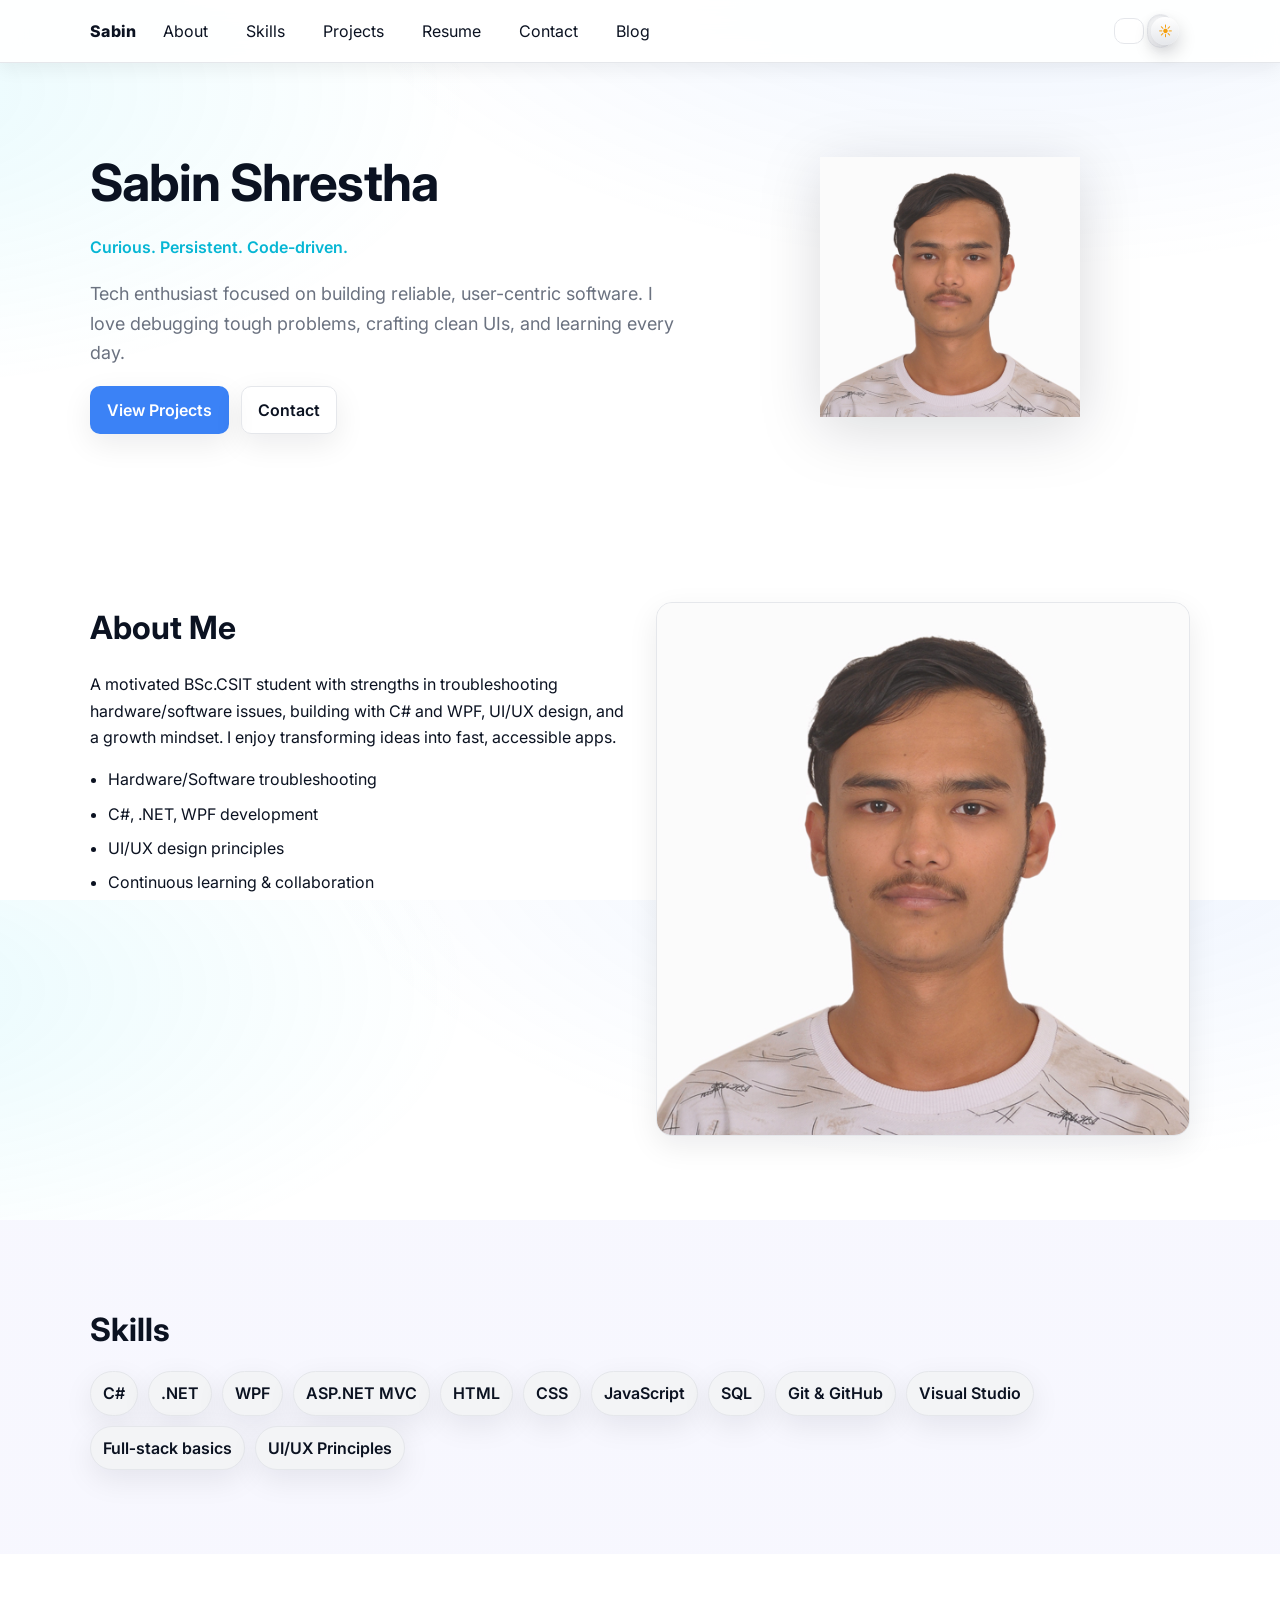
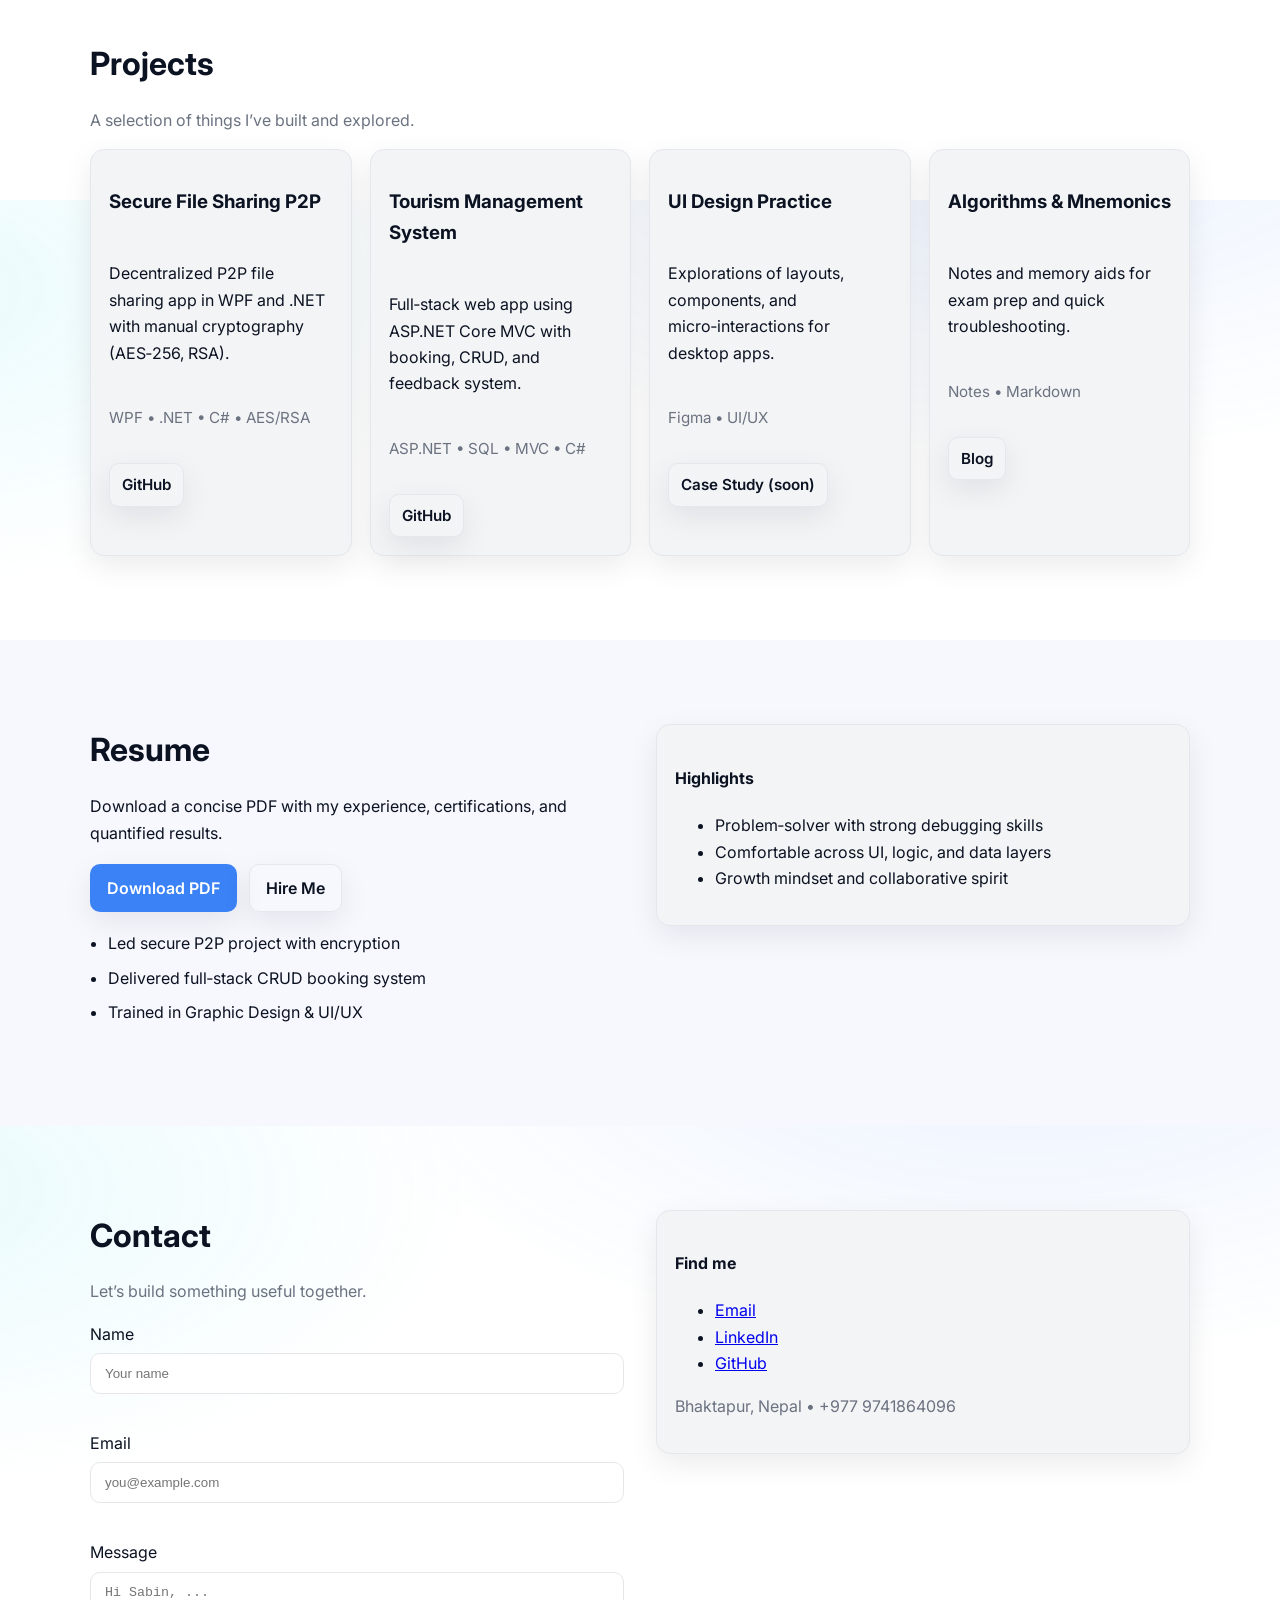
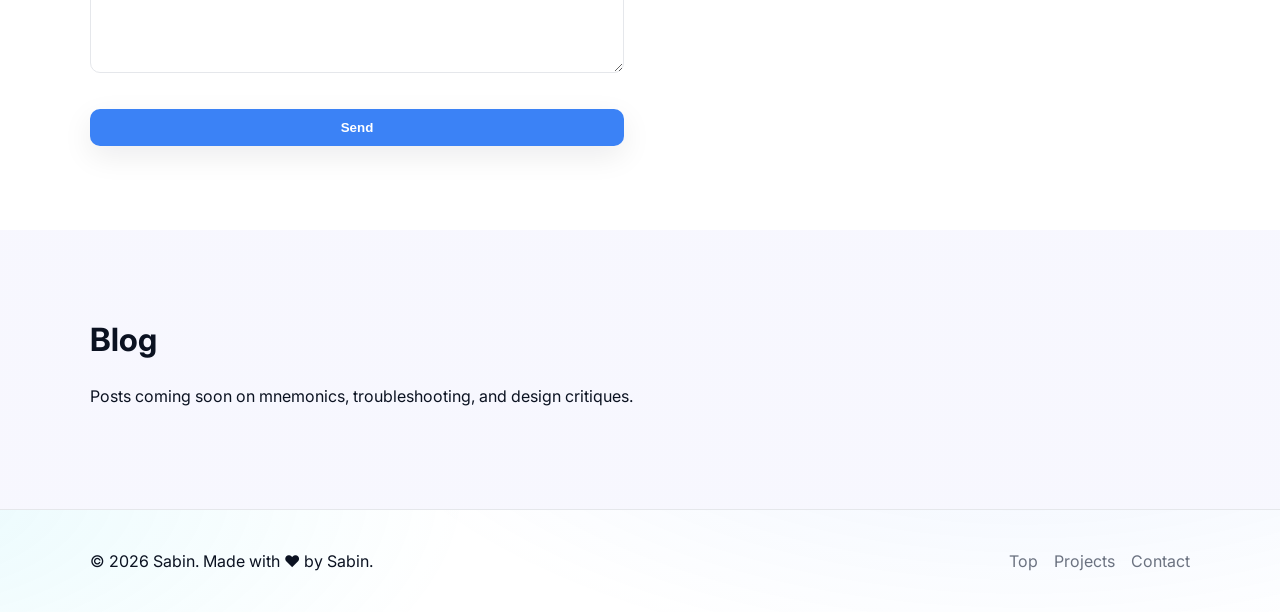
<file: sabin-portfolio/index.html>
<!DOCTYPE html>
<html lang="en" data-theme="light">
<head>
  <meta charset="utf-8" />
  <meta name="viewport" content="width=device-width, initial-scale=1" />
  <title>Sabin | Portfolio</title>
  <meta name="description" content="Portfolio of Sabin Shrestha – Curious. Persistent. Code-driven." />
  <link rel="preconnect" href="https://fonts.googleapis.com">
  <link rel="preconnect" href="https://fonts.gstatic.com" crossorigin>
  <link href="https://fonts.googleapis.com/css2?family=Inter:wght@300;400;500;600;700;800&display=swap" rel="stylesheet">
  <link rel="stylesheet" href="./assets/css/styles.css" />
</head>
<body>
  <header class="site-header">
    <nav class="nav container">
      <a class="brand" href="#hero">Sabin</a>
      <button class="nav-toggle" aria-label="Toggle menu" aria-expanded="false">☰</button>
      <ul class="nav-links">
        <li><a href="#about">About</a></li>
        <li><a href="#skills">Skills</a></li>
        <li><a href="#projects">Projects</a></li>
        <li><a href="#resume">Resume</a></li>
        <li><a href="#contact">Contact</a></li>
        <li><a href="#blog">Blog</a></li>
      </ul>
      <label class="theme-switch" title="Toggle theme">
        <input id="theme-toggle" type="checkbox" />
        <span class="slider"></span>
      </label>
    </nav>
  </header>

  <main>
    <!-- Hero -->
    <section id="hero" class="section hero">
      <div class="container hero-grid">
        <div class="hero-text">
          <h1 id="site-name">Sabin Shrestha</h1>
          <p id="site-tag" class="tag">Curious. Persistent. Code-driven.</p>
          <p id="site-lead" class="lead">Tech enthusiast focused on building reliable, user-centric software. I love debugging tough problems, crafting clean UIs, and learning every day.</p>
          <div class="cta">
            <a class="btn primary" href="#projects">View Projects</a>
            <a class="btn ghost" href="#contact">Contact</a>
          </div>
        </div>
        <div class="hero-media">
          <img id="avatar-img" class="avatar" src="./assets/img/Sabin Shrestha.jpg" alt="Sabin avatar placeholder" />
        </div>
      </div>
    </section>

    <!-- About -->
    <section id="about" class="section">
      <div class="container two-col">
        <div>
          <h2>About Me</h2>
          <p id="about-text">A motivated BSc.CSIT student with strengths in troubleshooting hardware/software issues, building with C# and WPF, UI/UX design, and a growth mindset. I enjoy transforming ideas into fast, accessible apps.</p>
          <ul class="ticks">
            <li>Hardware/Software troubleshooting</li>
            <li>C#, .NET, WPF development</li>
            <li>UI/UX design principles</li>
            <li>Continuous learning & collaboration</li>
          </ul>
        </div>
        <div class="about-media">
          <div class="image-frame">
            <img src="./assets/img/Sabin Shrestha.jpg" alt="Friendly image placeholder" />
          </div>
        </div>
      </div>
    </section>

    <!-- Skills -->
    <section id="skills" class="section alt">
      <div class="container">
        <h2>Skills</h2>
        <div id="skills-chips" class="chip-grid">
          <span class="chip">C#</span>
          <span class="chip">.NET</span>
          <span class="chip">WPF</span>
          <span class="chip">ASP.NET MVC</span>
          <span class="chip">HTML</span>
          <span class="chip">CSS</span>
          <span class="chip">JavaScript</span>
          <span class="chip">SQL</span>
          <span class="chip">Git & GitHub</span>
          <span class="chip">Visual Studio</span>
          <span class="chip">Full‑stack basics</span>
          <span class="chip">UI/UX Principles</span>
        </div>
      </div>
    </section>

    <!-- Projects -->
    <section id="projects" class="section">
      <div class="container">
        <div class="section-head">
          <h2>Projects</h2>
          <p class="muted">A selection of things I’ve built and explored.</p>
        </div>
        <div id="projects-list" class="cards">
          <article class="card">
            <h3>Secure File Sharing P2P</h3>
            <p>Decentralized P2P file sharing app in WPF and .NET with manual cryptography (AES‑256, RSA).</p>
            <p class="stack">WPF • .NET • C# • AES/RSA</p>
            <div class="card-actions">
              <a class="btn small" href="https://github.com/001sabin/SecureFileShareP2P" target="_blank" rel="noopener">GitHub</a>
            </div>
          </article>
          <article class="card">
            <h3>Tourism Management System</h3>
            <p>Full‑stack web app using ASP.NET Core MVC with booking, CRUD, and feedback system.</p>
            <p class="stack">ASP.NET • SQL • MVC • C#</p>
            <div class="card-actions">
              <a class="btn small" href="https://github.com/001sabin/TourismManagementSystem" target="_blank" rel="noopener">GitHub</a>
            </div>
          </article>
          <article class="card">
            <h3>UI Design Practice</h3>
            <p>Explorations of layouts, components, and micro‑interactions for desktop apps.</p>
            <p class="stack">Figma • UI/UX</p>
            <div class="card-actions">
              <a class="btn small" href="#" aria-disabled="true">Case Study (soon)</a>
            </div>
          </article>
          <article class="card">
            <h3>Algorithms & Mnemonics</h3>
            <p>Notes and memory aids for exam prep and quick troubleshooting.</p>
            <p class="stack">Notes • Markdown</p>
            <div class="card-actions">
              <a class="btn small" href="#blog">Blog</a>
            </div>
          </article>
        </div>
      </div>
    </section>

    <!-- Resume -->
    <section id="resume" class="section alt">
      <div class="container two-col">
        <div>
          <h2>Resume</h2>
          <p>Download a concise PDF with my experience, certifications, and quantified results.</p>
          <div class="cta">
            <a id="resume-link" class="btn primary" href="./assets/resume/Sabin_Shrestha_Resume.pdf" download>Download PDF</a>
            <a class="btn ghost" href="#contact">Hire Me</a>
          </div>
          <ul class="ticks space">
            <li>Led secure P2P project with encryption</li>
            <li>Delivered full‑stack CRUD booking system</li>
            <li>Trained in Graphic Design & UI/UX</li>
          </ul>
        </div>
        <div>
          <div class="resume-card">
            <h4>Highlights</h4>
            <ul>
              <li>Problem‑solver with strong debugging skills</li>
              <li>Comfortable across UI, logic, and data layers</li>
              <li>Growth mindset and collaborative spirit</li>
            </ul>
          </div>
        </div>
      </div>
    </section>

    <!-- Contact -->
    <section id="contact" class="section">
      <div class="container two-col">
        <div>
          <h2>Contact</h2>
          <p class="muted">Let’s build something useful together.</p>
          <form id="contact-form" class="form" novalidate>
            <div class="field">
              <label for="name">Name</label>
              <input id="name" name="name" type="text" placeholder="Your name" required />
              <span class="error" data-for="name"></span>
            </div>
            <div class="field">
              <label for="email">Email</label>
              <input id="email" name="email" type="email" placeholder="you@example.com" required />
              <span class="error" data-for="email"></span>
            </div>
            <div class="field">
              <label for="message">Message</label>
              <textarea id="message" name="message" rows="5" placeholder="Hi Sabin, ..." required></textarea>
              <span class="error" data-for="message"></span>
            </div>
            <button class="btn primary" type="submit">Send</button>
          </form>
        </div>
        <div>
          <div class="contact-card">
            <h4>Find me</h4>
            <ul id="socials" class="socials">
              <li><a id="social-email" href="mailto:shresthasabin130@gmail.com">Email</a></li>
              <li><a id="social-linkedin" href="https://www.linkedin.com/in/sabinshrestha001/" target="_blank" rel="noopener">LinkedIn</a></li>
              <li><a id="social-github" href="https://github.com/001sabin" target="_blank" rel="noopener">GitHub</a></li>
            </ul>
            <p class="muted">Bhaktapur, Nepal • +977 9741864096</p>
          </div>
        </div>
      </div>
    </section>

    <!-- Blog Placeholder -->
    <section id="blog" class="section alt">
      <div class="container">
        <h2>Blog</h2>
        <p>Posts coming soon on mnemonics, troubleshooting, and design critiques.</p>
      </div>
    </section>
  </main>

  <footer class="site-footer">
    <div class="container footer-grid">
      <p>© <span id="year"></span> Sabin. Made with ❤️ by Sabin.</p>
      <ul class="footer-links">
        <li><a href="#hero">Top</a></li>
        <li><a href="#projects">Projects</a></li>
        <li><a href="#contact">Contact</a></li>
      </ul>
    </div>
  </footer>

  <script src="./assets/js/main.js"></script>
</body>
</html>
</file>
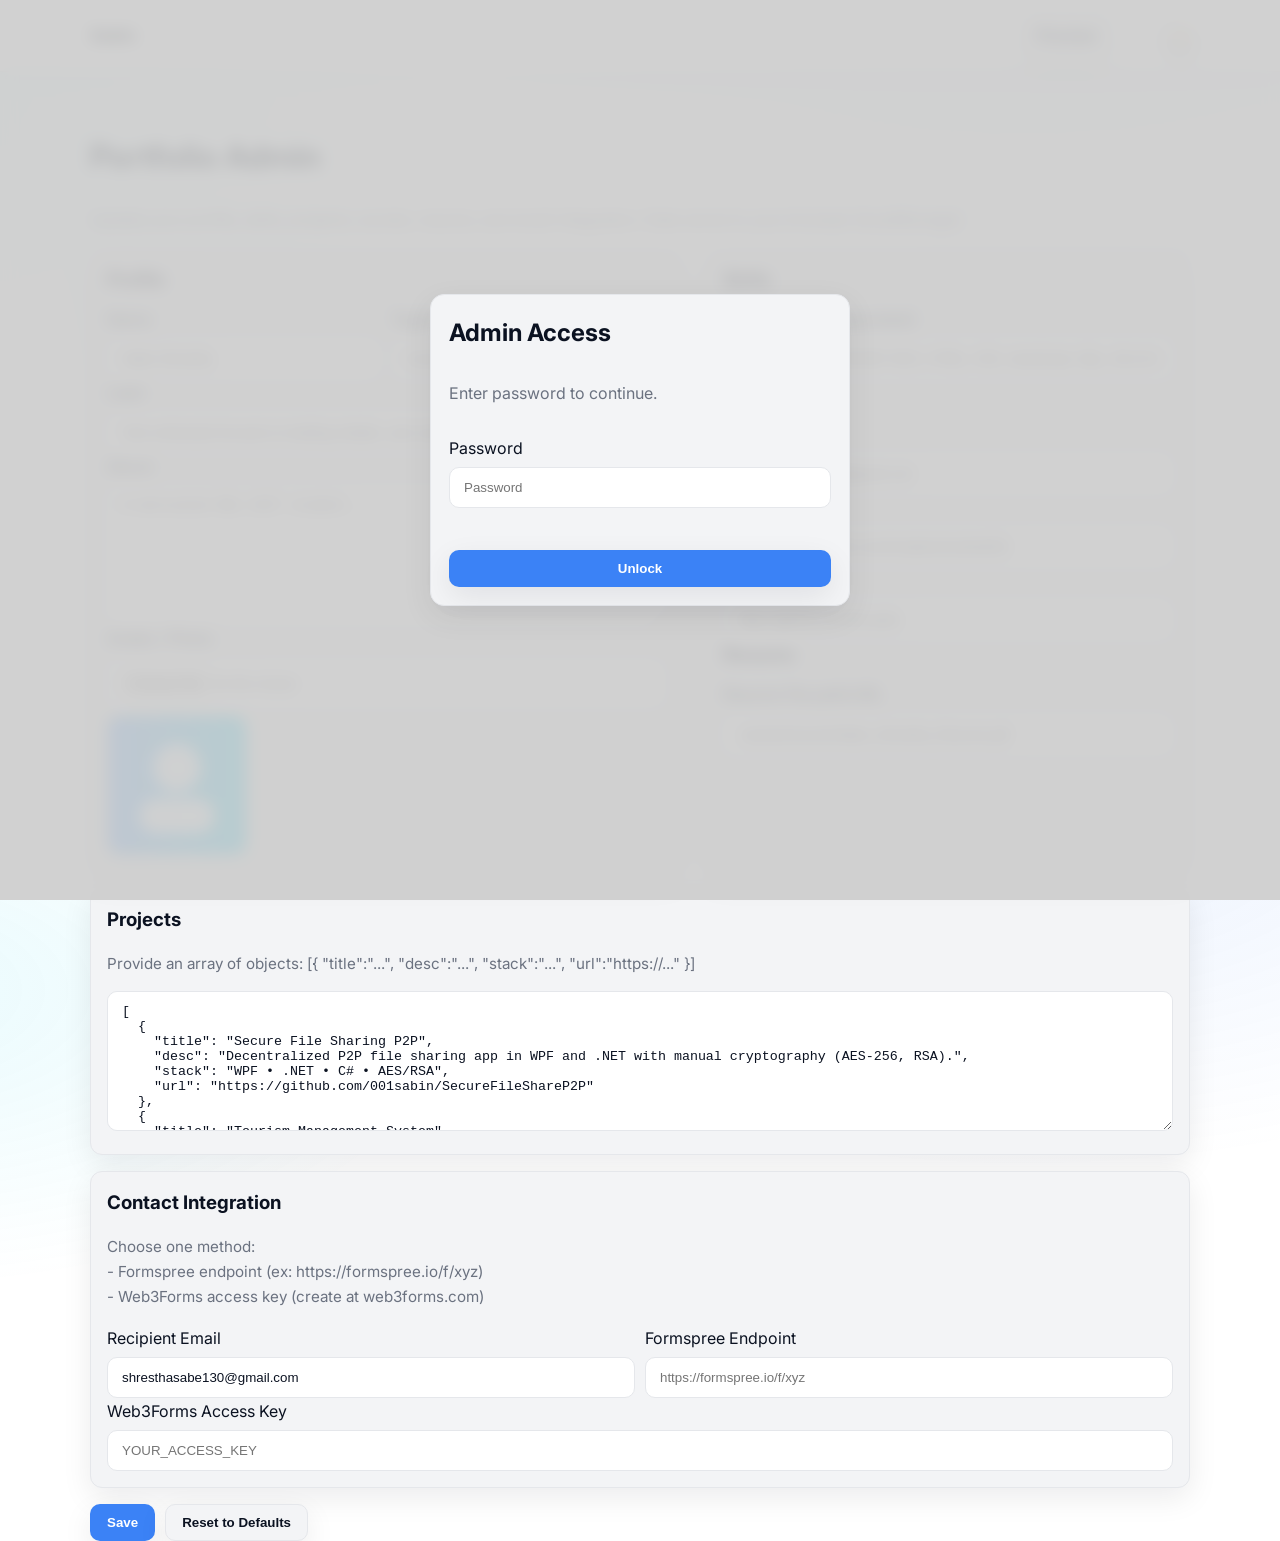
<file: sabin-portfolio/admin.html>
<!DOCTYPE html>
<html lang="en" data-theme="light">
<head>
  <meta charset="utf-8" />
  <meta name="viewport" content="width=device-width, initial-scale=1" />
  <title>Admin • Sabin Portfolio</title>
  <link rel="preconnect" href="https://fonts.googleapis.com">
  <link rel="preconnect" href="https://fonts.gstatic.com" crossorigin>
  <link href="https://fonts.googleapis.com/css2?family=Inter:wght@300;400;500;600;700;800&display=swap" rel="stylesheet">
  <link rel="stylesheet" href="./assets/css/styles.css" />
  <style>
    main { padding-top: 110px; }
    .admin-grid { display: grid; grid-template-columns: 1.1fr .9fr; gap: 24px; }
    .panel { background: var(--card); border: 1px solid var(--border); border-radius: 12px; padding: 16px; box-shadow: var(--shadow); }
    .panel h3 { margin: 0 0 10px; }
    .row { display: grid; grid-template-columns: 1fr 1fr; gap: 10px; }
    textarea { min-height: 140px; }
    .note { color: var(--muted); font-size: .95rem; }
    .uploader { display: grid; gap: 8px; }
    .uploader img { width: 140px; border-radius: 12px; border: 1px solid var(--border); }
    .auth-overlay { position: fixed; inset: 0; background: color-mix(in oklab, var(--bg) 75%, rgba(0,0,0,.55)); backdrop-filter: blur(8px); display: grid; place-items: center; z-index: 9999; }
    .auth-card { width: min(420px, 92%); background: var(--card); border: 1px solid var(--border); border-radius: 14px; box-shadow: var(--shadow); padding: 18px; display: grid; gap: 12px; }
    .auth-card h2 { margin: 0; }
    .hidden { display: none !important; }
  </style>
</head>
<body>
  <div id="auth-overlay" class="auth-overlay">
    <div class="auth-card">
      <h2>Admin Access</h2>
      <p class="muted">Enter password to continue.</p>
      <div class="field"><label>Password</label><input id="auth-password" type="password" placeholder="Password"></div>
      <div id="auth-error" class="error"></div>
      <button id="auth-submit" class="btn primary">Unlock</button>
    </div>
  </div>
  <header class="site-header">
    <nav class="nav container">
      <a class="brand" href="./index.html">Sabin</a>
      <div></div>
      <a class="btn small" href="./index.html">Preview</a>
      <label class="theme-switch"><input id="admin-theme" type="checkbox"><span class="slider"></span></label>
    </nav>
  </header>

  <main class="container">
    <h1>Portfolio Admin</h1>
    <p class="muted">Update your profile, skills, projects, socials, resume, and email integration. Data saves to your browser (localStorage).</p>

    <div class="admin-grid">
      <section class="panel">
        <h3>Profile</h3>
        <div class="row">
          <div class="field"><label>Name</label><input id="in-name" placeholder="Sabin Shrestha"></div>
          <div class="field"><label>Tagline</label><input id="in-tag" placeholder="Curious. Persistent. Code-driven."></div>
        </div>
        <div class="field"><label>Lead</label><input id="in-lead" placeholder="Short intro"/></div>
        <div class="field"><label>About</label><textarea id="in-about" placeholder="About me"></textarea></div>
        <div class="uploader">
          <label>Avatar / Photo</label>
          <input id="in-avatar" type="file" accept="image/*" />
          <img id="avatar-preview" alt="Preview" />
        </div>
      </section>

      <section class="panel">
        <h3>Skills</h3>
        <div class="field"><label>Skills (comma-separated)</label><input id="in-skills" placeholder="C#, .NET, WPF, SQL, UI/UX" /></div>
        <h3>Socials</h3>
        <div class="field"><label>Email (mailto)</label><input id="in-social-email" placeholder="shresthasabe130@gmail.com" /></div>
        <div class="field"><label>LinkedIn URL</label><input id="in-social-linkedin" placeholder="https://www.linkedin.com/in/..." /></div>
        <div class="field"><label>GitHub URL</label><input id="in-social-github" placeholder="https://github.com/001sabin" /></div>
        <h3>Resume</h3>
        <div class="field"><label>Resume file path/URL</label><input id="in-resume" placeholder="./assets/resume/Sabin_Shrestha_Resume.pdf" /></div>
      </section>
    </div>

    <section class="panel" style="margin-top:16px;">
      <h3>Projects</h3>
      <p class="note">Provide an array of objects: [{ "title":"...", "desc":"...", "stack":"...", "url":"https://..." }]</p>
      <textarea id="in-projects" placeholder='[ {"title":"Secure File Sharing P2P","desc":"...","stack":"WPF • .NET","url":"https://github.com/..."} ]'></textarea>
    </section>

    <section class="panel" style="margin-top:16px;">
      <h3>Contact Integration</h3>
      <p class="note">Choose one method:
      <br>- Formspree endpoint (ex: https://formspree.io/f/xyz)
      <br>- Web3Forms access key (create at web3forms.com)</p>
      <div class="row">
        <div class="field"><label>Recipient Email</label><input id="in-recipient" placeholder="shresthasabe130@gmail.com"></div>
        <div class="field"><label>Formspree Endpoint</label><input id="in-formspree" placeholder="https://formspree.io/f/xyz" /></div>
      </div>
      <div class="field"><label>Web3Forms Access Key</label><input id="in-web3forms" placeholder="YOUR_ACCESS_KEY" /></div>
    </section>

    <div style="display:flex; gap:10px; margin:16px 0;">
      <button id="btn-save" class="btn primary">Save</button>
      <button id="btn-reset" class="btn">Reset to Defaults</button>
    </div>
  </main>

  <script src="./assets/js/admin.js"></script>
</body>
</html>
</file>
<file: sabin-portfolio/assets/css/styles.css>
/* Theme Variables */
:root {
  --bg: #ffffff;
  --text: #0b1221;
  --muted: #6b7280;
  --primary: #3b82f6;
  --primary-600: #2563eb;
  --card: #f3f4f6;
  --border: #e5e7eb;
  --accent: #06b6d4;
  --shadow: 0 10px 30px rgba(2, 6, 23, 0.08);
}

html[data-theme="dark"] {
  --bg: #0b1221;
  --text: #e5e7eb;
  --muted: #9ca3af;
  --primary: #60a5fa;
  --primary-600: #3b82f6;
  --card: #111827;
  --border: #1f2937;
  --accent: #22d3ee;
  --shadow: 0 10px 30px rgba(0, 0, 0, 0.45);
}

/* Base */
* { box-sizing: border-box; }
html, body { height: 100%; }
body {
  margin: 0;
  font-family: 'Inter', system-ui, -apple-system, Segoe UI, Roboto, Arial, sans-serif;
  color: var(--text);
  background: radial-gradient(1200px 600px at 80% -10%, rgba(59,130,246,0.10), transparent 60%),
              radial-gradient(1000px 500px at -10% 10%, rgba(34,211,238,0.10), transparent 60%),
              var(--bg);
  line-height: 1.65;
}
img { max-width: 100%; display: block; }

.container { width: min(1100px, 92%); margin: 0 auto; }
.section { padding: 84px 0; scroll-margin-top: 92px; }
.section.alt { background: linear-gradient(0deg, rgba(99,102,241,0.05), rgba(99,102,241,0.05)) , var(--bg); }
.section h2 { font-size: 2rem; margin: 0 0 14px; }
.muted { color: var(--muted); }
.lead { font-size: 1.125rem; color: var(--muted); }
.space { margin-top: 18px; }

/* Header / Nav */
.site-header { position: fixed; inset: 0 0 auto 0; backdrop-filter: saturate(180%) blur(12px); background: color-mix(in oklab, var(--bg) 92%, transparent); border-bottom: 1px solid var(--border); z-index: 100; box-shadow: 0 6px 18px rgba(2,6,23,0.06); }
.nav { display: grid; grid-template-columns: auto 1fr auto auto; gap: 16px; align-items: center; padding: 14px 0; }
.brand { font-weight: 800; text-decoration: none; color: var(--text); letter-spacing: 0.3px; }
.nav-links { list-style: none; display: flex; gap: 18px; margin: 0; padding: 0; }
.nav-links a { color: var(--text); text-decoration: none; padding: 8px 10px; border-radius: 8px; }
.nav-links a:hover { background: var(--card); }
.nav-toggle { display: none; background: none; border: 1px solid var(--border); padding: 8px 10px; border-radius: 8px; color: var(--text); }
a:focus, button:focus, input:focus, textarea:focus { outline: 2px solid var(--primary); outline-offset: 2px; }

/* Theme switch */
.theme-switch { position: relative; width: 64px; height: 34px; display: inline-flex; align-items: center; cursor: pointer; }
.theme-switch input { appearance: none; width: 0; height: 0; }
.theme-switch .slider { position: relative; flex: 1; height: 100%;
  background: linear-gradient(90deg, color-mix(in oklab, var(--card) 85%, #fff 15%), color-mix(in oklab, var(--card) 85%, #eef2ff 15%));
  border-radius: 999px; border: 1px solid var(--border); box-shadow: inset 0 1px 2px rgba(0,0,0,0.06), 0 2px 8px rgba(2,6,23,0.04);
  transition: background .25s ease, box-shadow .25s ease;
}
.theme-switch .slider::after { content: "☀️"; font-size: 14px; display: grid; place-items: center; color: #f59e0b;
  position: absolute; width: 28px; height: 28px; top: 50%; left: 3px; transform: translateY(-50%);
  background: linear-gradient(180deg, #fff, #e5e7eb); border-radius: 50%; box-shadow: 0 8px 18px rgba(2,6,23,0.18);
  transition: left .25s ease, transform .1s ease;
}
.theme-switch:hover .slider::after { transform: translateY(-50%) scale(1.05); }
html[data-theme="dark"] .theme-switch .slider { background: linear-gradient(90deg, #0f172a, #111827); }
html[data-theme="dark"] .theme-switch .slider::after { content: "🌙"; color: #60a5fa; background: linear-gradient(180deg, #111827, #0b1221); }
.theme-switch input:checked + .slider::after { left: 33px; }

/* Hero */
.hero { padding: 140px 0 84px; }
.hero-grid { display: grid; grid-template-columns: 1.1fr .9fr; align-items: center; gap: 32px; }
.hero h1 { font-size: clamp(2.2rem, 5vw, 3.2rem); letter-spacing: -0.02em; margin: 0 0 10px; }
.tag { color: var(--accent); font-weight: 600; margin: 0 0 12px; }
.cta { display: flex; gap: 12px; margin-top: 18px; }
.hero .avatar { width: 260px; margin: 0 auto; filter: drop-shadow(0 12px 30px rgba(2,6,23,0.15)); }

/* Buttons */
.btn { --bg-btn: var(--card); --text-btn: var(--text); display: inline-flex; align-items: center; justify-content: center; gap: 8px; padding: 10px 16px; border-radius: 10px; border: 1px solid var(--border); color: var(--text-btn); background: var(--bg-btn); text-decoration: none; font-weight: 600; box-shadow: var(--shadow); transition: transform .08s ease, background .2s ease; }
.btn:hover { transform: translateY(-1px); }
.btn.primary { --bg-btn: var(--primary); --text-btn: white; border-color: color-mix(in oklab, var(--primary) 80%, #000 0%); }
.btn.ghost { background: transparent; }
.btn.small { padding: 8px 12px; font-size: .95rem; }
.btn.loading { opacity: .8; pointer-events: none; position: relative; }
.btn.loading::after { content: ""; width: 14px; height: 14px; border-radius: 50%; border: 2px solid rgba(255,255,255,.7); border-top-color: transparent; display: inline-block; animation: spin .8s linear infinite; margin-left: 8px; }
@keyframes spin { to { transform: rotate(360deg); } }

/* Grids */
.two-col { display: grid; grid-template-columns: 1fr 1fr; gap: 32px; align-items: start; }
.cards { display: grid; grid-template-columns: repeat(4, 1fr); gap: 18px; }

/* Elements */
.image-frame { border-radius: 16px; overflow: hidden; border: 1px solid var(--border); background: var(--card); box-shadow: var(--shadow); }
.ticks { padding-left: 18px; }
.ticks li { margin: 8px 0; }

.card { border: 1px solid var(--border); background: var(--card); padding: 18px; border-radius: 14px; box-shadow: var(--shadow); display: flex; flex-direction: column; gap: 8px; }
.card .stack { color: var(--muted); font-size: .95rem; }
.card-actions { margin-top: 10px; }

.resume-card, .contact-card { border: 1px solid var(--border); background: var(--card); padding: 18px; border-radius: 14px; box-shadow: var(--shadow); }

.alert { border: 1px solid var(--border); background: color-mix(in oklab, var(--card) 85%, #d1fae5 15%); color: #065f46; padding: 12px 14px; border-radius: 10px; box-shadow: var(--shadow); }
.alert.error { background: color-mix(in oklab, var(--card) 85%, #fee2e2 15%); color: #7f1d1d; }

.chip-grid { display: flex; flex-wrap: wrap; gap: 10px; }
.chip { background: var(--card); border: 1px solid var(--border); padding: 8px 12px; border-radius: 999px; font-weight: 600; box-shadow: var(--shadow); }

.form { display: grid; gap: 12px; }
.field { display: grid; gap: 6px; }
input, textarea { width: 100%; padding: 12px 14px; border-radius: 10px; border: 1px solid var(--border); color: var(--text); background: var(--bg); }
.error { color: #ef4444; font-size: .9rem; min-height: 1.25em; }

/* Footer */
.site-footer { border-top: 1px solid var(--border); padding: 22px 0; }
.footer-grid { display: flex; align-items: center; justify-content: space-between; gap: 14px; }
.footer-links { display: flex; gap: 16px; list-style: none; padding: 0; margin: 0; }
.footer-links a { color: var(--muted); text-decoration: none; }
.footer-links a:hover { color: var(--text); }

/* Responsive */
@media (max-width: 1024px) {
  .cards { grid-template-columns: repeat(2, 1fr); }
  .hero-grid { grid-template-columns: 1fr; }
}
@media (max-width: 720px) {
  .two-col { grid-template-columns: 1fr; }
  .nav { grid-template-columns: auto auto 1fr auto; }
  .nav-links { position: absolute; right: 4%; top: 62px; background: var(--bg); border: 1px solid var(--border); border-radius: 12px; padding: 12px; flex-direction: column; gap: 8px; box-shadow: var(--shadow); display: none; }
  .nav-links.open { display: flex; }
  .nav-toggle { display: inline-flex; }
}
</file>
